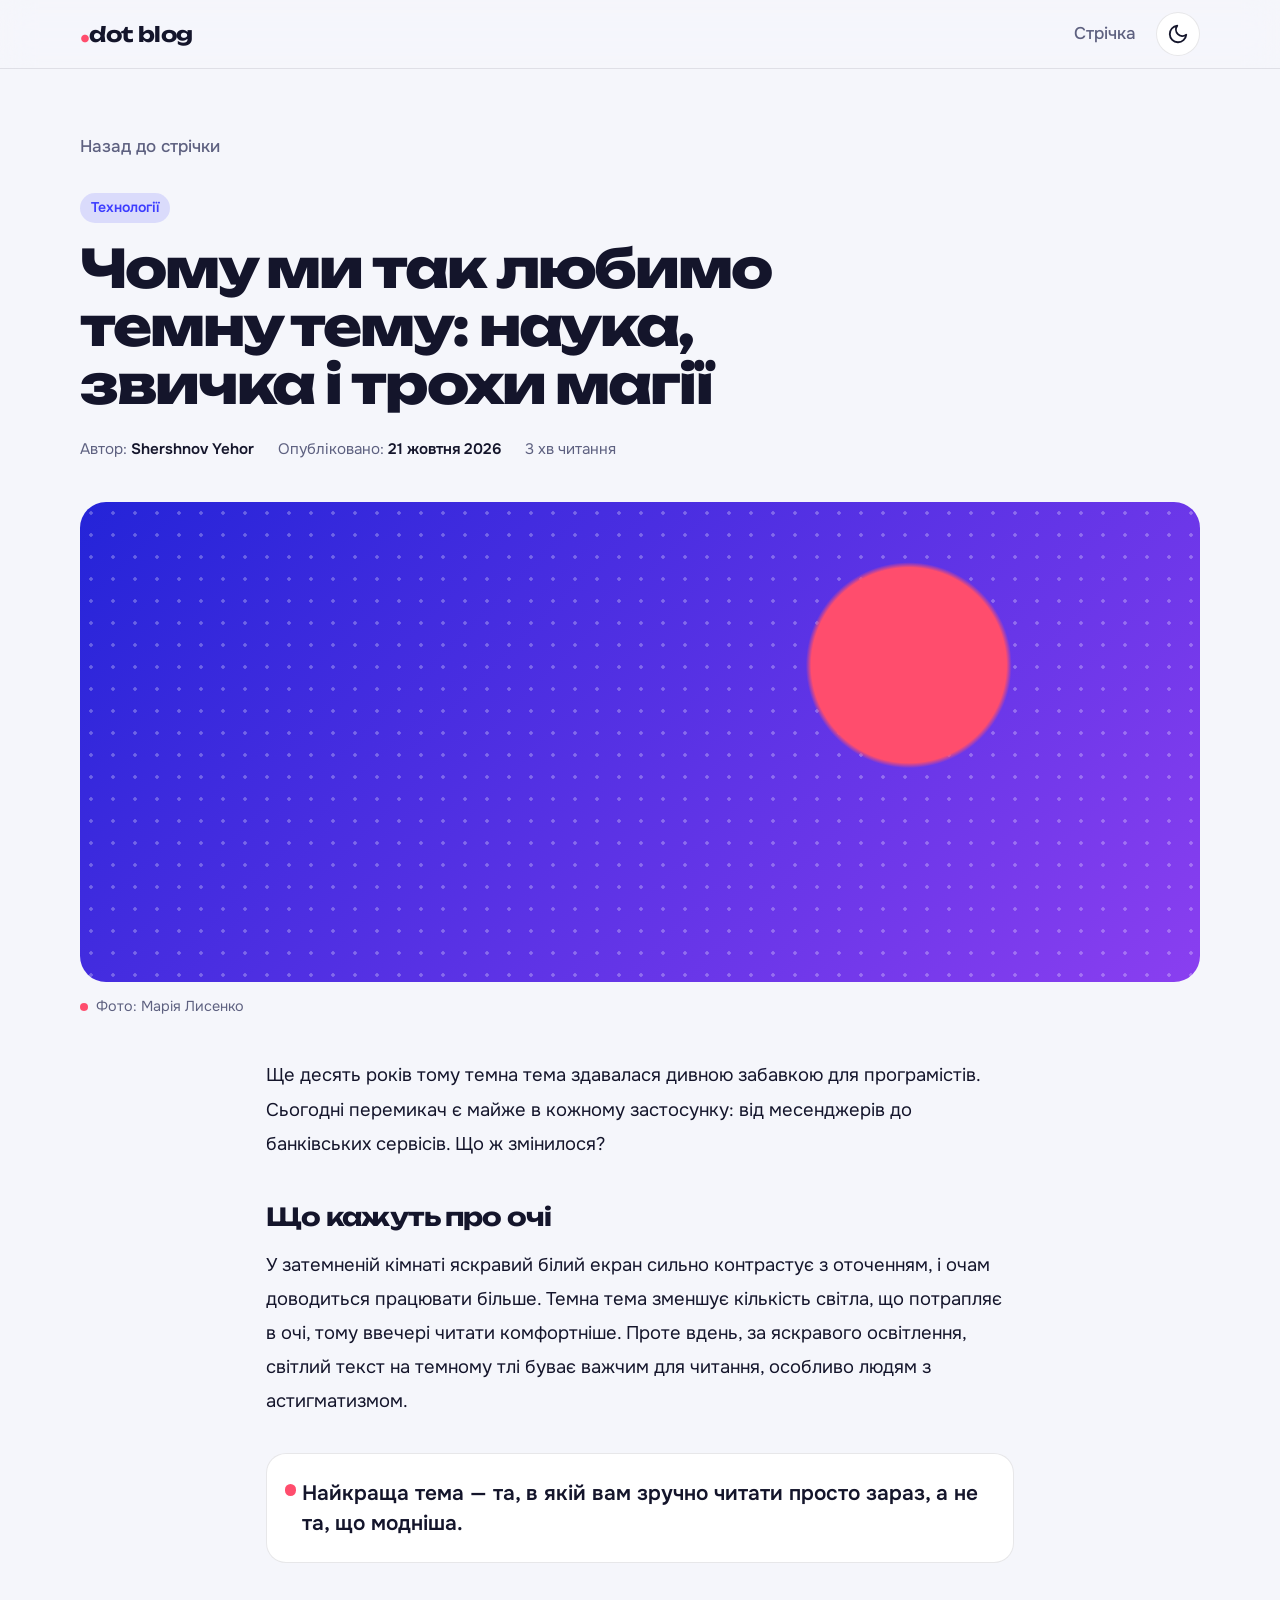
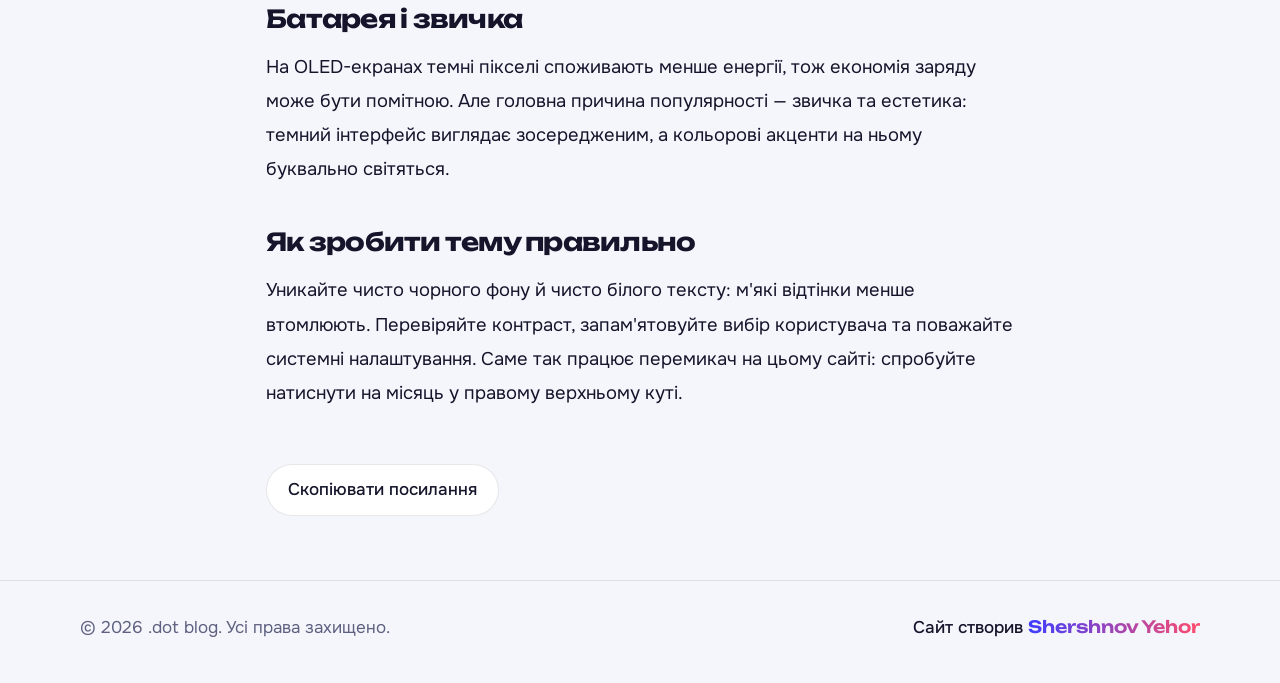
<file: article.html>
<!DOCTYPE html>
<html lang="uk">
<head>
<meta charset="UTF-8">
<meta name="viewport" content="width=device-width, initial-scale=1">
<meta name="color-scheme" content="light dark">
<title>Чому ми так любимо темну тему — .dot blog</title>
<meta name="description" content="Темний режим давно перестав бути примхою розробників. Розбираємося, чому він так припав до душі користувачам.">
<link rel="preconnect" href="https://fonts.googleapis.com">
<link rel="preconnect" href="https://fonts.gstatic.com" crossorigin>
<link href="https://fonts.googleapis.com/css2?family=Onest:wght@400;500;600&family=Unbounded:wght@500;600;700;800&display=swap&subset=cyrillic" rel="stylesheet">
<link rel="icon" href="data:image/svg+xml,<svg xmlns=%27http://www.w3.org/2000/svg%27 viewBox=%270 0 32 32%27><circle cx=%2716%27 cy=%2716%27 r=%2711%27 fill=%27%23FF4D6D%27/></svg>">
<link rel="stylesheet" href="css/style.css">
<script>try{var t=localStorage.getItem("theme")||(matchMedia("(prefers-color-scheme:dark)").matches?"dark":"light");document.documentElement.dataset.theme=t}catch(e){document.documentElement.dataset.theme="light"}document.documentElement.classList.add("js")</script>
</head>
<body>
<div id="progress" aria-hidden="true"></div>
<header class="top"><div class="wrap">
  <a class="logo" href="index.html" aria-label=".dot blog — на головну"><span class="pt">.</span>dot blog</a>
  <div class="bar">
    <a class="navlink" href="index.html#feed-top">Стрічка</a>
    <button id="theme" class="theme" type="button" aria-label="Змінити тему">
      <svg class="ic sun" viewBox="0 0 24 24" fill="none" stroke="currentColor" stroke-width="2" stroke-linecap="round"><circle cx="12" cy="12" r="4"/><path d="M12 2v2M12 20v2M4.9 4.9l1.4 1.4M17.7 17.7l1.4 1.4M2 12h2M20 12h2M4.9 19.1l1.4-1.4M17.7 6.3l1.4-1.4"/></svg>
      <svg class="ic moon" viewBox="0 0 24 24" fill="none" stroke="currentColor" stroke-width="2" stroke-linecap="round" stroke-linejoin="round"><path d="M21 12.8A9 9 0 1 1 11.2 3a7 7 0 0 0 9.8 9.8z"/></svg>
    </button>
  </div></div></header>
<main class="wrap article">
  <a class="back" href="index.html">Назад до стрічки</a>
  <article>
    <header class="art-head">
      <span class="meta"><span class="tag" style="display:inline-block;background:color-mix(in srgb,var(--accent) 14%,transparent);color:var(--accent);padding:.2rem .7rem;border-radius:999px;font-weight:600">Технології</span></span>
      <h1>Чому ми так любимо темну тему: наука, звичка і трохи магії</h1>
      <div class="byline">
        <span>Автор: <b>Shershnov Yehor</b></span>
        <span>Опубліковано: <time datetime="2026-10-21"><b>21 жовтня 2026</b></time></span>
        <span>3 хв читання</span>
      </div>
    </header>

    <figure>
      <div class="cover" role="img" aria-label="Абстрактна ілюстрація: рожева крапка на фіолетовому тлі"></div>
      <figcaption>Фото: Марія Лисенко</figcaption>
    </figure>

    <div class="prose">
      <p>Ще десять років тому темна тема здавалася дивною забавкою для програмістів. Сьогодні перемикач є майже в кожному застосунку: від месенджерів до банківських сервісів. Що ж змінилося?</p>
      <h2>Що кажуть про очі</h2>
      <p>У затемненій кімнаті яскравий білий екран сильно контрастує з оточенням, і очам доводиться працювати більше. Темна тема зменшує кількість світла, що потрапляє в очі, тому ввечері читати комфортніше. Проте вдень, за яскравого освітлення, світлий текст на темному тлі буває важчим для читання, особливо людям з астигматизмом.</p>
      <blockquote>Найкраща тема — та, в якій вам зручно читати просто зараз, а не та, що модніша.</blockquote>
      <h2>Батарея і звичка</h2>
      <p>На OLED-екранах темні пікселі споживають менше енергії, тож економія заряду може бути помітною. Але головна причина популярності — звичка та естетика: темний інтерфейс виглядає зосередженим, а кольорові акценти на ньому буквально світяться.</p>
      <h2>Як зробити тему правильно</h2>
      <p>Уникайте чисто чорного фону й чисто білого тексту: м'які відтінки менше втомлюють. Перевіряйте контраст, запам'ятовуйте вибір користувача та поважайте системні налаштування. Саме так працює перемикач на цьому сайті: спробуйте натиснути на місяць у правому верхньому куті.</p>
      <button class="copy" id="copy" type="button">Скопіювати посилання</button>
    </div>
  </article>
</main>
<footer class="foot"><div class="wrap">
  <span>© <span id="year">2026</span> .dot blog. Усі права захищено.</span>
  <span class="made">Сайт створив <b>Shershnov Yehor</b></span>
</div></footer>
<script src="js/main.js"></script>
</body>
</html>
</file>
<file: css/style.css>
/* .dot blog — стилі */
:root{
  --bg:#F5F6FB;--surface:#fff;--ink:#14152B;--muted:#5E6180;--line:rgba(20,21,43,.1);
  --accent:#3D3DFF;--dot:#FF4D6D;--glass:rgba(245,246,251,.72);--dotgrid:rgba(20,21,43,.16);
  --ease:cubic-bezier(.2,.8,.2,1);
}
[data-theme=dark]{
  --bg:#0C0D1F;--surface:#15172E;--ink:#EEF0FF;--muted:#9A9EC4;--line:rgba(238,240,255,.1);
  --accent:#8B8BFF;--dot:#FF6B88;--glass:rgba(12,13,31,.7);--dotgrid:rgba(238,240,255,.16);
}
*,*::before,*::after{box-sizing:border-box;margin:0}
html{scroll-behavior:smooth;-webkit-text-size-adjust:100%}
body{font:400 1.0625rem/1.65 'Onest',system-ui,sans-serif;background:var(--bg);color:var(--ink);
  transition:background .4s,color .4s;-webkit-font-smoothing:antialiased;overflow-x:hidden}
a{color:inherit;text-decoration:none}
button,input{font:inherit;color:inherit}
:focus-visible{outline:2px solid var(--accent);outline-offset:3px;border-radius:8px}
.wrap{width:min(1120px,100% - 2rem);margin-inline:auto}
::view-transition-old(root),::view-transition-new(root){animation:none;mix-blend-mode:normal}

/* Шапка */
.top{position:sticky;top:0;z-index:50;backdrop-filter:blur(16px) saturate(1.4);-webkit-backdrop-filter:blur(16px) saturate(1.4);
  background:var(--glass);border-bottom:1px solid var(--line)}
.top .wrap{display:flex;align-items:center;justify-content:space-between;height:68px}
.logo{font:700 1.3rem 'Unbounded',sans-serif;letter-spacing:-.03em;display:flex;align-items:baseline}
.pt{color:var(--dot);display:inline-block;font-size:1.6em;line-height:.5;animation:pulse 2.6s var(--ease) infinite}
.bar{display:flex;align-items:center;gap:1.25rem}
.navlink{font-weight:500;color:var(--muted);position:relative;transition:color .3s}
.navlink::after{content:"";position:absolute;left:0;right:0;bottom:-4px;height:2px;border-radius:2px;background:var(--dot);transform:scaleX(0);transform-origin:left;transition:transform .35s var(--ease)}
.navlink:hover{color:var(--ink)}.navlink:hover::after{transform:scaleX(1)}
.theme{width:44px;height:44px;border-radius:50%;border:1px solid var(--line);background:var(--surface);display:grid;place-items:center;cursor:pointer;transition:transform .3s var(--ease),border-color .3s}
.theme:hover{transform:rotate(18deg) scale(1.08);border-color:var(--accent)}
.ic{grid-area:1/1;width:22px;height:22px;transition:transform .5s cubic-bezier(.3,1.4,.5,1),opacity .3s}
[data-theme=light] .sun{opacity:0;transform:rotate(-90deg) scale(.4)}
[data-theme=dark] .moon{opacity:0;transform:rotate(90deg) scale(.4)}

/* Герой */
.hero{position:relative;isolation:isolate;overflow:hidden;padding:clamp(4rem,12vw,8.5rem) 0 clamp(3rem,8vw,5.5rem)}
#dots{position:absolute;inset:0;width:100%;height:100%;z-index:-1;-webkit-mask-image:linear-gradient(#000 55%,transparent);mask-image:linear-gradient(#000 55%,transparent)}
.hero h1{font:800 clamp(2.3rem,7.4vw,5.2rem)/1.04 'Unbounded',sans-serif;letter-spacing:-.045em;max-width:12ch}
.w{display:inline-block;animation:rise .9s var(--ease) both;animation-delay:calc(var(--i)*.1s)}
.big-dot{display:inline-block;color:var(--dot);animation:drop 1.2s .55s cubic-bezier(.3,1.6,.5,1) both}
.lead{max-width:46ch;margin:1.6rem 0 2rem;color:var(--muted);font-size:clamp(1.05rem,2.2vw,1.25rem);animation:rise 1s .5s var(--ease) both}
.btn{display:inline-flex;align-items:center;gap:.6rem;padding:.95rem 1.6rem;border-radius:999px;background:var(--ink);color:var(--bg);font-weight:600;
  position:relative;overflow:hidden;transition:transform .3s var(--ease);animation:rise 1s .65s var(--ease) both}
.btn::before{content:"";position:absolute;inset:0;background:var(--accent);transform:translateY(101%);transition:transform .45s var(--ease)}
.btn:hover{transform:translateY(-2px)}.btn:hover::before{transform:none}
.btn span{position:relative;z-index:1;color:inherit}.btn:hover span{color:#fff}
.btn i{width:.55rem;height:.55rem;border-radius:50%;background:var(--dot);position:relative;z-index:1}

/* Стрічка */
.feed-head{display:flex;flex-wrap:wrap;gap:1rem 2rem;align-items:end;justify-content:space-between;margin-bottom:1.75rem}
.feed-head h2{font:700 clamp(1.6rem,4vw,2.4rem) 'Unbounded',sans-serif;letter-spacing:-.03em}
#count{color:var(--muted);font-size:.95rem;margin-top:.25rem}
.tools{display:flex;flex-wrap:wrap;gap:.75rem;align-items:center}
.chips{display:flex;gap:.5rem;overflow-x:auto;max-width:100%;padding-bottom:4px;scrollbar-width:none}
.chips::-webkit-scrollbar{display:none}
.chip{border:1px solid var(--line);background:var(--surface);padding:.5rem 1rem;border-radius:999px;cursor:pointer;white-space:nowrap;font-size:.95rem;transition:all .3s var(--ease)}
.chip:hover{border-color:var(--accent)}
.chip[aria-pressed=true]{background:var(--accent);border-color:var(--accent);color:#fff;transform:scale(1.04)}
.search{border:1px solid var(--line);background:var(--surface);border-radius:999px;padding:.55rem 1.1rem;width:min(240px,100%);transition:border-color .3s,box-shadow .3s}
.search:focus{outline:none;border-color:var(--accent);box-shadow:0 0 0 4px color-mix(in srgb,var(--accent) 20%,transparent)}
.grid{display:grid;grid-template-columns:repeat(auto-fill,minmax(min(100%,300px),1fr));gap:1.5rem;padding-bottom:5rem}
.empty{grid-column:1/-1;text-align:center;color:var(--muted);padding:4rem 1rem;border:1px dashed var(--line);border-radius:22px}

.card{background:var(--surface);border:1px solid var(--line);border-radius:24px;overflow:hidden;display:flex;flex-direction:column;
  transition:transform .5s var(--ease),box-shadow .5s var(--ease),opacity .8s var(--ease)}
.card:hover{transform:translateY(-6px);box-shadow:0 28px 50px -26px color-mix(in srgb,var(--accent) 60%,transparent)}
.media{overflow:hidden}
.cover{--a:#2424D8;--b:#8A3FF0;aspect-ratio:16/10;width:100%;
  background:radial-gradient(circle at 74% 34%,var(--dot) 0 11%,transparent 11.6%),
  radial-gradient(rgba(255,255,255,.28) 1.5px,transparent 2px) 0 0/22px 22px,linear-gradient(135deg,var(--a),var(--b));
  transition:transform .9s var(--ease)}
.card:hover .cover{transform:scale(1.07) rotate(.4deg)}
.body{padding:1.5rem;display:flex;flex-direction:column;gap:.8rem;flex:1}
.meta{display:flex;flex-wrap:wrap;gap:.4rem 1rem;align-items:center;font-size:.88rem;color:var(--muted)}
.tag{background:color-mix(in srgb,var(--accent) 14%,transparent);color:var(--accent);padding:.2rem .7rem;border-radius:999px;font-weight:600}
.card h3{font:700 1.3rem/1.25 'Unbounded',sans-serif;letter-spacing:-.025em}
.card p{color:var(--muted)}
.more{margin-top:auto;font-weight:600;display:inline-flex;align-items:center;gap:.5rem}
.more::after{content:"";width:.55rem;height:.55rem;border-radius:50%;background:var(--dot);transition:transform .4s var(--ease)}
.card:hover .more::after{transform:translateX(.6rem) scale(1.5)}
@media(min-width:820px){
  .card.feat{grid-column:1/-1;flex-direction:row}
  .feat .media{flex:1.25}.feat .cover{height:100%;aspect-ratio:auto;min-height:340px}
  .feat .body{flex:1;justify-content:center;padding:2.5rem}.feat h3{font-size:clamp(1.5rem,2.6vw,2rem)}
}
.rv{opacity:0;transform:translateY(28px)}
.rv.in{opacity:1;transform:none;transition-delay:var(--d,0ms)}
.rv.in:hover{transition-delay:0ms}

/* Стаття */
#progress{position:fixed;top:0;left:0;right:0;height:3px;background:linear-gradient(90deg,var(--accent),var(--dot));transform:scaleX(0);transform-origin:left;z-index:100}
.article{padding:clamp(2rem,6vw,4rem) 0 4rem}
.back{display:inline-flex;gap:.5rem;color:var(--muted);font-weight:500;margin-bottom:2rem;transition:color .3s,transform .3s var(--ease)}
.back:hover{color:var(--ink);transform:translateX(-4px)}
.art-head{max-width:820px;animation:rise .9s var(--ease) both}
.art-head h1{font:800 clamp(1.8rem,5.2vw,3.3rem)/1.1 'Unbounded',sans-serif;letter-spacing:-.04em;margin:1rem 0 1.5rem}
.byline{display:flex;flex-wrap:wrap;gap:.4rem 1.5rem;color:var(--muted);font-size:.95rem}
.byline b{color:var(--ink);font-weight:600}
figure{margin:2.5rem 0;animation:rise 1s .15s var(--ease) both}
figure .cover{aspect-ratio:21/9;border-radius:26px;min-height:200px}
figcaption{margin-top:.8rem;color:var(--muted);font-size:.9rem;display:flex;gap:.5rem;align-items:center}
figcaption::before{content:"";width:.5rem;height:.5rem;border-radius:50%;background:var(--dot)}
.prose{max-width:68ch;margin-inline:auto}
.prose p{font-size:1.15rem;line-height:1.85;margin-bottom:1.4rem}
.prose h2{font:700 1.55rem/1.25 'Unbounded',sans-serif;letter-spacing:-.03em;margin:2.5rem 0 1rem}
.prose blockquote{margin:2.2rem 0;padding:1.5rem 1.5rem 1.5rem 2.2rem;border-radius:20px;background:var(--surface);border:1px solid var(--line);
  font:600 1.3rem/1.45 'Onest',sans-serif;position:relative}
.prose blockquote::before{content:"";position:absolute;left:1.1rem;top:1.9rem;width:.7rem;height:.7rem;border-radius:50%;background:var(--dot)}
.copy{margin-top:2rem;border:1px solid var(--line);background:var(--surface);padding:.7rem 1.3rem;border-radius:999px;cursor:pointer;font-weight:500;transition:all .3s var(--ease)}
.copy:hover{border-color:var(--accent);transform:translateY(-2px)}

/* Підвал */
.foot{border-top:1px solid var(--line);padding:2rem 0 2.5rem;color:var(--muted)}
.foot .wrap{display:flex;flex-wrap:wrap;gap:1rem 2rem;justify-content:space-between;align-items:center}
.made{color:var(--ink);font-weight:500}
.made b{font-family:'Unbounded',sans-serif;font-weight:600;background:linear-gradient(90deg,var(--accent),var(--dot));-webkit-background-clip:text;background-clip:text;color:transparent}

@keyframes rise{from{opacity:0;transform:translateY(36px);filter:blur(6px)}to{opacity:1;transform:none;filter:none}}
@keyframes drop{0%{opacity:0;transform:translateY(-130%) scale(.4)}100%{opacity:1;transform:none}}
@keyframes pulse{0%,100%{transform:scale(1)}50%{transform:scale(1.35)}}
@media(max-width:560px){.top .wrap{height:60px}.card h3{font-size:1.15rem}.body{padding:1.2rem}}
@media(prefers-reduced-motion:reduce){*,*::before,*::after{animation:none!important;transition-duration:.01ms!important}.rv{opacity:1;transform:none}html{scroll-behavior:auto}}
img.cover{object-fit:cover;display:block}

/* Виправлення для телефонів */
html,body{overflow-x:clip}
.feed-head > div,.tools{min-width:0;max-width:100%}
.tools{width:100%}
.chips{flex-wrap:wrap;overflow:visible;min-width:0}
.search{width:100%}

@media(min-width:820px){
  .tools{width:auto}
  .search{width:240px}
}
</file>
